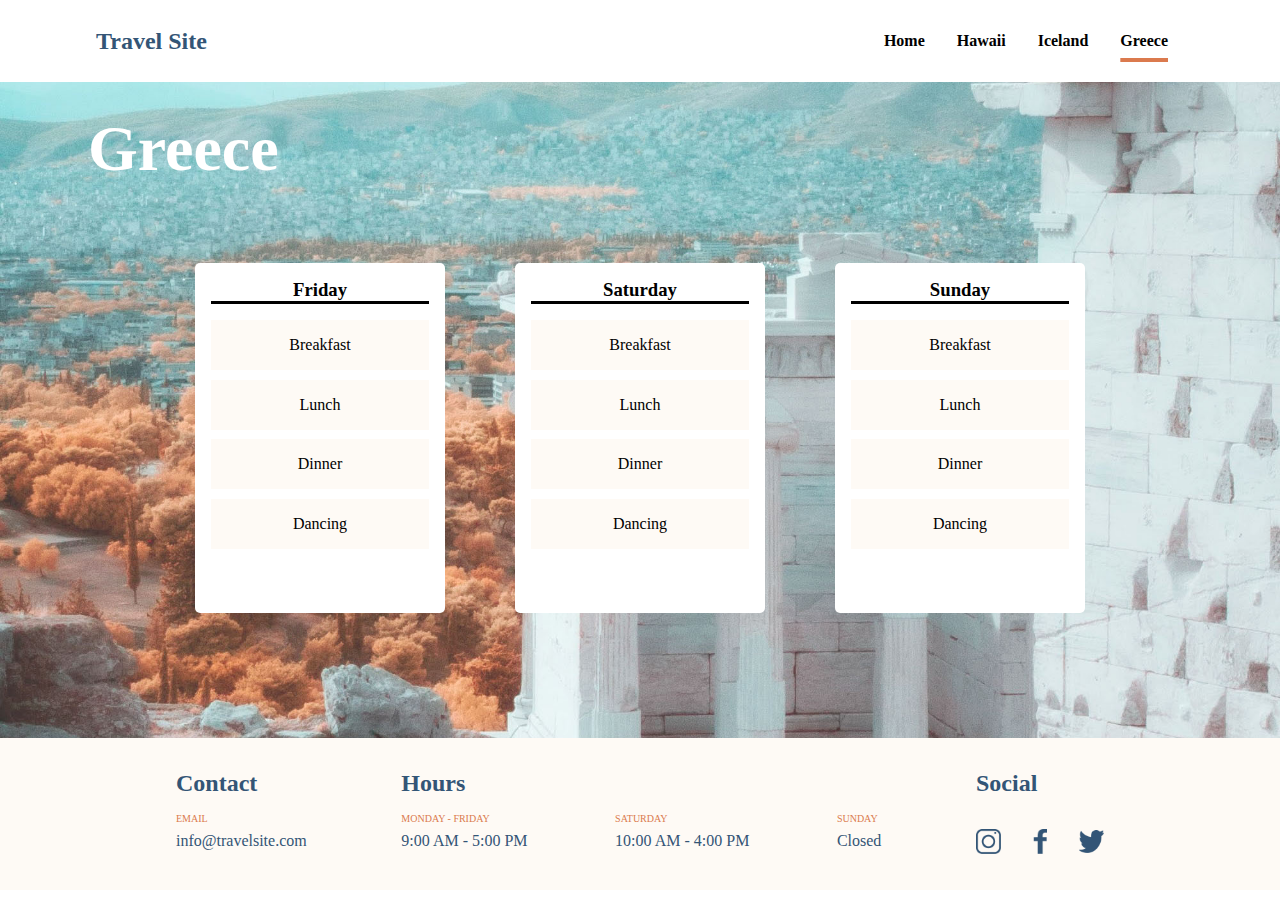
<file: pages/greece.html>
<!DOCTYPE html>
<html lang="en">
<head>
    <meta charset="UTF-8">
    <meta http-equiv="X-UA-Compatible" content="IE=edge">
    <meta name="viewport" content="width=device-width, initial-scale=1.0">
    <link rel="stylesheet" href="../css/global.css" />
    <link rel="stylesheet" href="../css/destinations.css" />
    <title>Greece Page</title>
</head>
<body>
    <header>
        <nav class="navbar">
            <div class="navbar__logo">
                <a href="../index.html"></href><h2 class="navbar__logo__name">Travel Site</h2></a> 
            </div>
            
            <ul class="navbar__menu">
                <li class="navbar__menu__options">
                    <a class="menu__options-styling" href="../index.html">Home</a>
                </li>
                <li class="navbar__menu__options">
                    <a class="menu__options-styling" href="./hawaii.html">Hawaii</a>
                </li>
                <li class="navbar__menu__options">
                    <a class="menu__options-styling" href="./iceland.html">Iceland</a>
                </li>
                <li class="navbar__menu__options">
                    <a class="menu__options-styling--active" href="./greece.html">Greece</a>
                </li>
            </ul>
        </nav>
</header>

    <div class="destination-container background-greece">
        <h1 class="destination__title">Greece</h1>
        <div class="destination-schedule">
            <div class="schedule__card">
                <h3>Friday</h3>
                <ul class="schedule-card__items">
                <li class="schedule-card__items__item">Breakfast</li>
                <li class="schedule-card__items__item">Lunch</li>
                <li class="schedule-card__items__item">Dinner</li>
                <li class="schedule-card__items__item">Dancing</li>
                </ul>
               
            </div>
            <div class="schedule__card">
                <h3>Saturday</h3>
                <ul class="schedule-card__items">
                    <li class="schedule-card__items__item">Breakfast</li>
                    <li class="schedule-card__items__item">Lunch</li>
                    <li class="schedule-card__items__item">Dinner</li>
                    <li class="schedule-card__items__item">Dancing</li>
                    </ul>
            </div>
            <div class="schedule__card">
                <h3>Sunday</h3>
                <ul class="schedule-card__items">
                    <li class="schedule-card__items__item">Breakfast</li>
                    <li class="schedule-card__items__item">Lunch</li>
                    <li class="schedule-card__items__item">Dinner</li>
                    <li class="schedule-card__items__item">Dancing</li>
                    </ul>
            </div>
        </div>
    </div>

<footer>
    <div class="footer-container">
      <div class="footer__contact">
        <h2 class="info-title">Contact</h2>
        <p class="info-orange">EMAIL</p>
        <p class="info-blue">info@travelsite.com</p>
      </div>
      <div class="footer__hours">
        <h2 class="info-title">Hours</h2>
        <div class="hours-container">
            <div class="hours__weekday">
                <p class="info-orange">MONDAY - FRIDAY</p>
                <p class="info-blue">9:00 AM - 5:00 PM</p>
            </div>
            <div class="hours__saturday">
                <p class="info-orange">SATURDAY</p>
                <p class="info-blue">10:00 AM - 4:00 PM</p>
            </div>
            <div class="hours__sunday">
                <p class="info-orange">SUNDAY</p>
                <p class="info-blue">Closed</p>
            </div>
        </div>
        </div>
         <div class="social">
            <h2 class="info-title">Social</h2>
            <div class="social__images">
                <a target="_blank" href="https://www.instagram.com/"><img src="../assets/Icons/icon-ig.png" alt="instagram"/></a>
                <a target="_blank" href="https://www.facebook.com/"><img src="../assets/Icons/icon-facebook.png" alt="facebook"/></a>
                <a target="_blank" href="https://twitter.com/"><img src="../assets/Icons/icon-twitter.png" alt="twitter"/></a>
            </div>
          </div>
      </div>
  </footer>
</body>
</html>
</file>
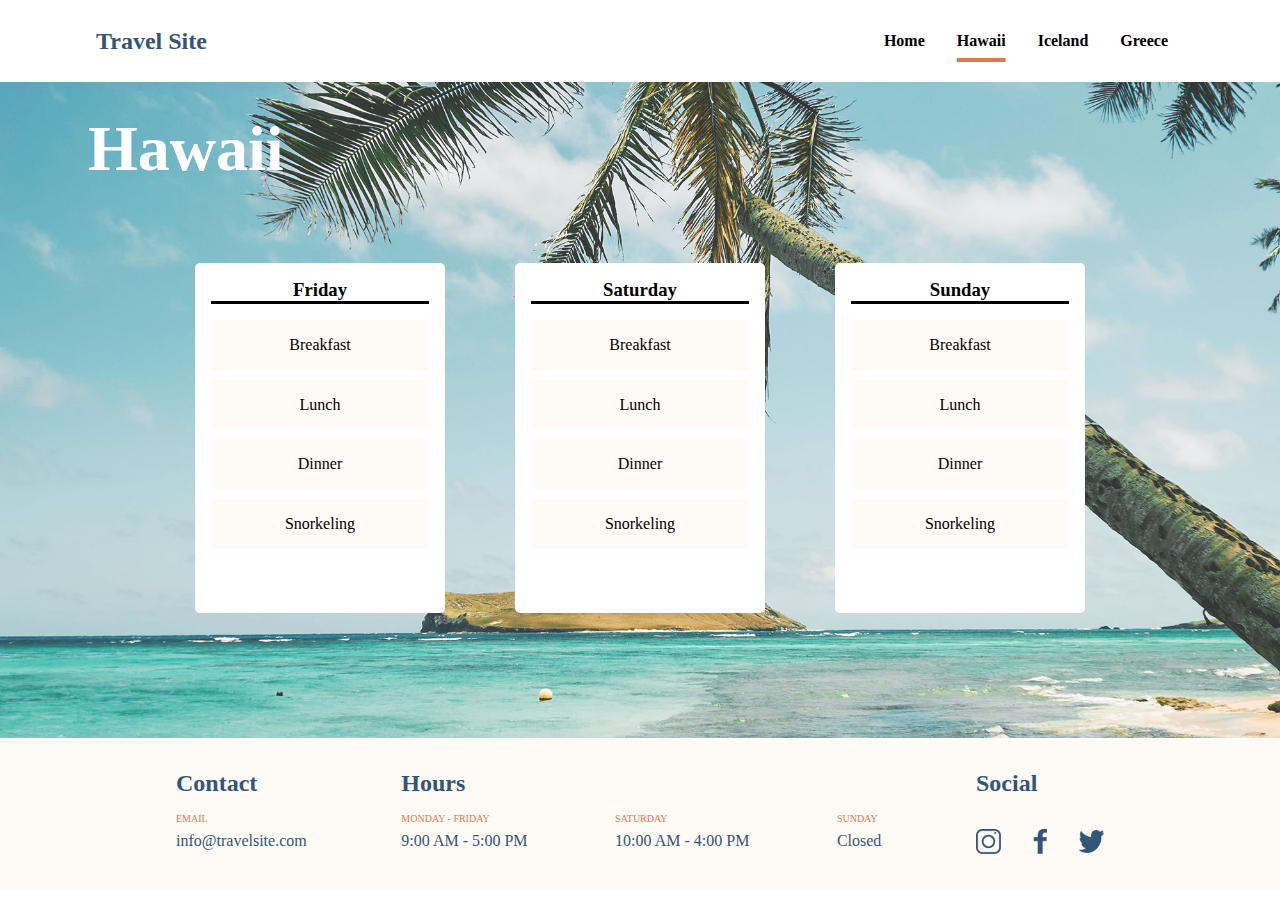
<file: pages/hawaii.html>
<!DOCTYPE html>
<html lang="en">
<head>
    <meta charset="UTF-8">
    <meta http-equiv="X-UA-Compatible" content="IE=edge">
    <meta name="viewport" content="width=device-width, initial-scale=1.0">
    <link rel="stylesheet" href="../css/global.css" />
    <link rel="stylesheet" href="../css/destinations.css" />
    <title>Hawaii Page</title>
</head>
<body>
    <header>
        <nav class="navbar">
            <div class="navbar__logo">
                <a href="../index.html"></href><h2 class="navbar__logo__name">Travel Site</h2></a> 
            </div>
            
            <ul class="navbar__menu">
                <li class="navbar__menu__options">
                    <a class="menu__options-styling" href="../index.html">Home</a>
                </li>
                <li class="navbar__menu__options">
                    <a class="menu__options-styling--active" href="./hawaii.html">Hawaii</a>
                </li>
                <li class="navbar__menu__options">
                    <a class="menu__options-styling" href="./iceland.html">Iceland</a>
                </li>
                <li class="navbar__menu__options">
                    <a class="menu__options-styling" href="./greece.html">Greece</a>
                </li>
            </ul>
        </nav>
</header>

    <div class="destination-container background-hawaii">
        <h1 class="destination__title">Hawaii</h1>
        <div class="destination-schedule">
            <div class="schedule__card">
                <h3>Friday</h3>
                <ul class="schedule-card__items">
                <li class="schedule-card__items__item">Breakfast</li>
                <li class="schedule-card__items__item">Lunch</li>
                <li class="schedule-card__items__item">Dinner</li>
                <li class="schedule-card__items__item">Snorkeling</li>
                </ul>
               
            </div>
            <div class="schedule__card">
                <h3>Saturday</h3>
                <ul class="schedule-card__items">
                    <li class="schedule-card__items__item">Breakfast</li>
                    <li class="schedule-card__items__item">Lunch</li>
                    <li class="schedule-card__items__item">Dinner</li>
                    <li class="schedule-card__items__item">Snorkeling</li>
                    </ul>
            </div>
            <div class="schedule__card">
                <h3>Sunday</h3>
                <ul class="schedule-card__items">
                    <li class="schedule-card__items__item">Breakfast</li>
                    <li class="schedule-card__items__item">Lunch</li>
                    <li class="schedule-card__items__item">Dinner</li>
                    <li class="schedule-card__items__item">Snorkeling</li>
                    </ul>
            </div>
        </div>
    </div>

<footer>
    <div class="footer-container">
      <div class="footer__contact">
        <h2 class="info-title">Contact</h2>
        <p class="info-orange">EMAIL</p>
        <p class="info-blue">info@travelsite.com</p>
      </div>
      <div class="footer__hours">
        <h2 class="info-title">Hours</h2>
        <div class="hours-container">
            <div class="hours__weekday">
                <p class="info-orange">MONDAY - FRIDAY</p>
                <p class="info-blue">9:00 AM - 5:00 PM</p>
            </div>
            <div class="hours__saturday">
                <p class="info-orange">SATURDAY</p>
                <p class="info-blue">10:00 AM - 4:00 PM</p>
            </div>
            <div class="hours__sunday">
                <p class="info-orange">SUNDAY</p>
                <p class="info-blue">Closed</p>
            </div>
        </div>
        </div>
         <div class="social">
            <h2 class="info-title">Social</h2>
            <div class="social__images">
                <a target="_blank" href="https://www.instagram.com/"><img src="../assets/Icons/icon-ig.png" alt="instagram"/></a>
                <a target="_blank" href="https://www.facebook.com/"><img src="../assets/Icons/icon-facebook.png" alt="facebook"/></a>
                <a target="_blank" href="https://twitter.com/"><img src="../assets/Icons/icon-twitter.png" alt="twitter"/></a>
            </div>
          </div>
      </div>
  </footer>
</body>
</html>
</file>
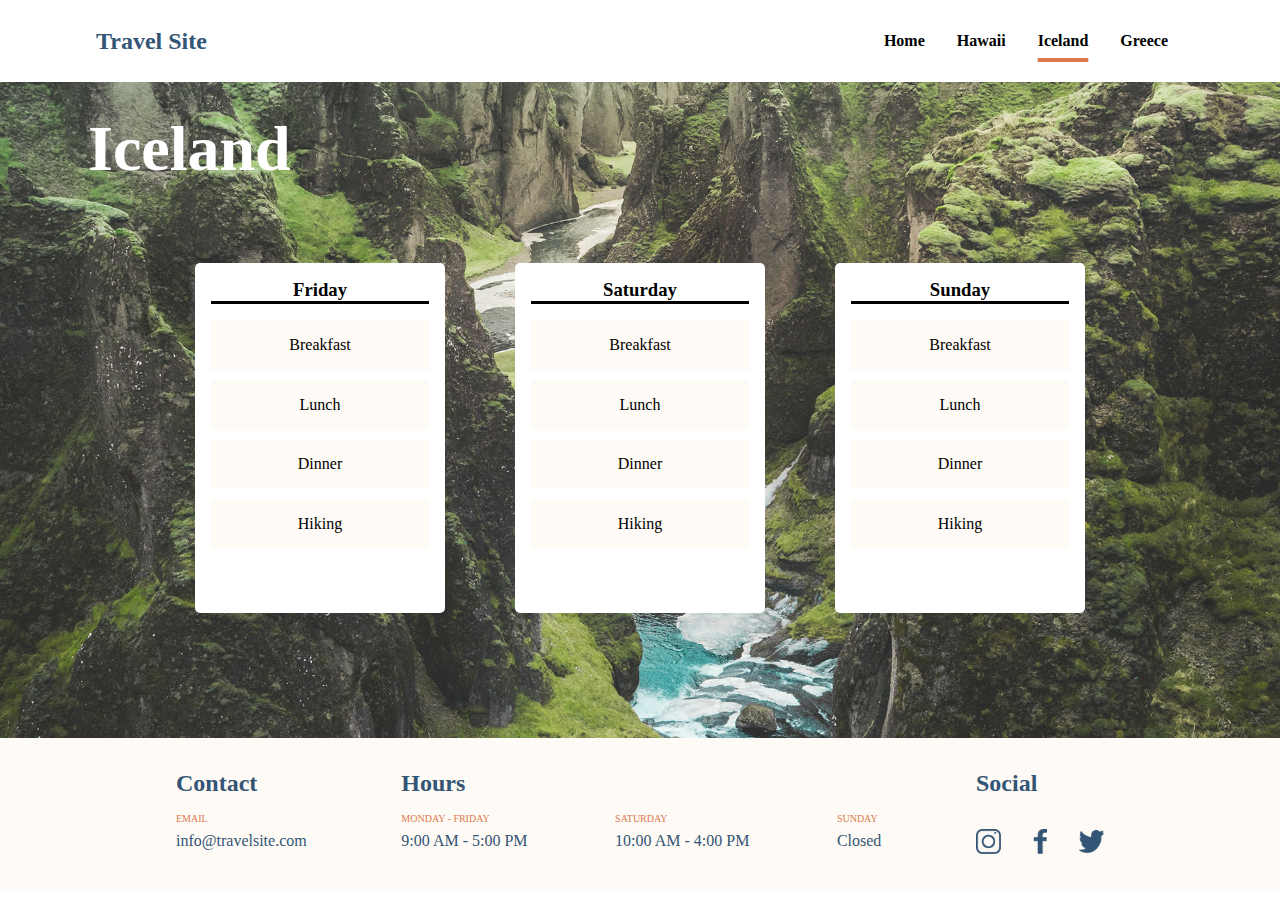
<file: pages/iceland.html>
<!DOCTYPE html>
<html lang="en">
<head>
    <meta charset="UTF-8">
    <meta http-equiv="X-UA-Compatible" content="IE=edge">
    <meta name="viewport" content="width=device-width, initial-scale=1.0">
    <link rel="stylesheet" href="../css/global.css" />
    <link rel="stylesheet" href="../css/destinations.css" />
    <title>Iceland Page</title>
</head>
<body>
    <header>
        <nav class="navbar">
            <div class="navbar__logo">
                <a href="../index.html"></href><h2 class="navbar__logo__name">Travel Site</h2></a> 
            </div>
            
            <ul class="navbar__menu">
                <li class="navbar__menu__options">
                    <a class="menu__options-styling" href="../index.html">Home</a>
                </li>
                <li class="navbar__menu__options">
                    <a class="menu__options-styling" href="./hawaii.html">Hawaii</a>
                </li>
                <li class="navbar__menu__options">
                    <a class="menu__options-styling--active" href="./iceland.html">Iceland</a>
                </li>
                <li class="navbar__menu__options">
                    <a class="menu__options-styling" href="./greece.html">Greece</a>
                </li>
            </ul>
        </nav>
</header>

    <div class="destination-container background-iceland">
        <h1 class="destination__title">Iceland</h1>
        <div class="destination-schedule">
            <div class="schedule__card">
                <h3>Friday</h3>
                <ul class="schedule-card__items">
                <li class="schedule-card__items__item">Breakfast</li>
                <li class="schedule-card__items__item">Lunch</li>
                <li class="schedule-card__items__item">Dinner</li>
                <li class="schedule-card__items__item">Hiking</li>
                </ul>
               
            </div>
            <div class="schedule__card">
                <h3>Saturday</h3>
                <ul class="schedule-card__items">
                    <li class="schedule-card__items__item">Breakfast</li>
                    <li class="schedule-card__items__item">Lunch</li>
                    <li class="schedule-card__items__item">Dinner</li>
                    <li class="schedule-card__items__item">Hiking</li>
                    </ul>
            </div>
            <div class="schedule__card">
                <h3>Sunday</h3>
                <ul class="schedule-card__items">
                    <li class="schedule-card__items__item">Breakfast</li>
                    <li class="schedule-card__items__item">Lunch</li>
                    <li class="schedule-card__items__item">Dinner</li>
                    <li class="schedule-card__items__item">Hiking</li>
                    </ul>
            </div>
        </div>
    </div>

<footer>
    <div class="footer-container">
      <div class="footer__contact">
        <h2 class="info-title">Contact</h2>
        <p class="info-orange">EMAIL</p>
        <p class="info-blue">info@travelsite.com</p>
      </div>
      <div class="footer__hours">
        <h2 class="info-title">Hours</h2>
        <div class="hours-container">
            <div class="hours__weekday">
                <p class="info-orange">MONDAY - FRIDAY</p>
                <p class="info-blue">9:00 AM - 5:00 PM</p>
            </div>
            <div class="hours__saturday">
                <p class="info-orange">SATURDAY</p>
                <p class="info-blue">10:00 AM - 4:00 PM</p>
            </div>
            <div class="hours__sunday">
                <p class="info-orange">SUNDAY</p>
                <p class="info-blue">Closed</p>
            </div>
        </div>
        </div>
         <div class="social">
            <h2 class="info-title">Social</h2>
            <div class="social__images">
                <a target="_blank" href="https://www.instagram.com/"><img src="../assets/Icons/icon-ig.png" alt="instagram"/></a>
                <a target="_blank" href="https://www.facebook.com/"><img src="../assets/Icons/icon-facebook.png" alt="facebook"/></a>
                <a target="_blank" href="https://twitter.com/"><img src="../assets/Icons/icon-twitter.png" alt="twitter"/></a>
            </div>
          </div>
      </div>
  </footer>
</body>
</html>
</file>
<file: css/global.css>
* {
    margin:0;
    padding:0;
    box-sizing: border-box;
}


body {
    font-family: 'Verdana';
}

.navbar{
    display: flex;
    flex-direction: row;
    justify-content: space-between;
    width: 100%;
    /*position: fixed; -- causing issues with elements*/
    background-color: #FFFFFF;
    padding: 0 5rem;
}

.navbar__logo__name{
    color: #335576;
}

.navbar__menu{
    display: flex;
    flex-direction: row;
    justify-content: space-around;
    padding: 1rem;
       
}

.navbar__menu__options{
    font-size: 1rem;
    display:inline-block;
    padding: 1rem;
}


.navbar__logo{
    display:flex;
    align-items: center;
    padding:1rem;
}

.menu__options-styling{
    text-decoration: none;
    color: black;
    font-size: 1rem;
    font-weight: 550;
    /*currently active page has to be underlined orange*/
}

.menu__options-styling--active{
    color: black;
    font-size: 1rem;
    font-weight: 550;
    text-decoration: underline;
    text-decoration-color: #DB7A4E;
    text-underline-offset: 0.75rem;
    text-decoration-thickness: .25rem;
}

.footer-container{
    display: flex;
    flex-direction: row;
    justify-content: space-between;
    background-color: #FEFAF5;
    padding:2rem 11rem;

}

.navbar{
    position:fixed;
}

.navbar__logo a{
    text-decoration: none;
}

.info-title{
    color: #335576;
}

.info-orange{
 color: #DB7A4E;
 font-size: .625rem;
 padding-top:1rem;
}

.info-blue{
    color: #335576;
    padding-top:0.5rem;
}

.footer__contact{
    display:flex;
    flex-direction: column;
}

.footer__hours{
    display:flex;
    flex-direction:column;
    width: 30rem;

}

.hours-container{
    display:flex;
    flex-direction:row;
    justify-content: space-between;
}

.social{
    display:flex;
    flex-direction: column;
    width: 8rem;
}

.social__images{
    display:flex;
    flex-direction: row;
    justify-content: space-between;
    padding-top:2rem;
}

.social__images img{
    width: 1.5625rem;
    height: 1.5625rem;
    object-fit: scale-down;
}
</file>
<file: css/destinations.css>
.destination-container{
    height:82vh;
    display:flex;
    flex-direction:column;
    justify-content: space-around;
    padding: 5rem;
}

.background-hawaii{
    background:url(../assets/Images/hawaii.jpg);
    background-size: cover;
    background-repeat: no-repeat;
    background-position:center;
}

.background-iceland{
    background:url(../assets/Images/iceland.jpg);
    background-size: cover;
    background-repeat: no-repeat;
    background-position:center;
}

.background-greece{
    background:url(../assets/Images/greece.jpg);
    background-size: cover;
    background-repeat: no-repeat;
    background-position:center;
}

.destination__title{
    color:white;
    font-size:4rem;
    padding: 2rem 0.5rem;

}

.destination-schedule{
    display:flex;
    flex-direction:row;
    justify-content: space-around;
    height:30rem;
    align-items: center;
    padding: 0 5rem;
}

.schedule__card{
    background: white;
    height: 21.875rem;
    width: 15.625rem;
    padding:1rem;
    padding-bottom:4rem;
    text-align:center;
    display:flex;
    flex-direction: column;
    border-radius: .3125rem;
}

.schedule__card h3{
    border-bottom:0.1875rem solid black;
}


.schedule-card__items{
    display:flex;
    flex-direction: column;
    list-style:none;
    height:100%;
    justify-content: space-between;
    padding-top:1rem;
}
.schedule-card__items__item{
    height:3.125rem;
    background-color: #FEFAF5;
    padding-top:1rem;
    text-align: center;
}
</file>
